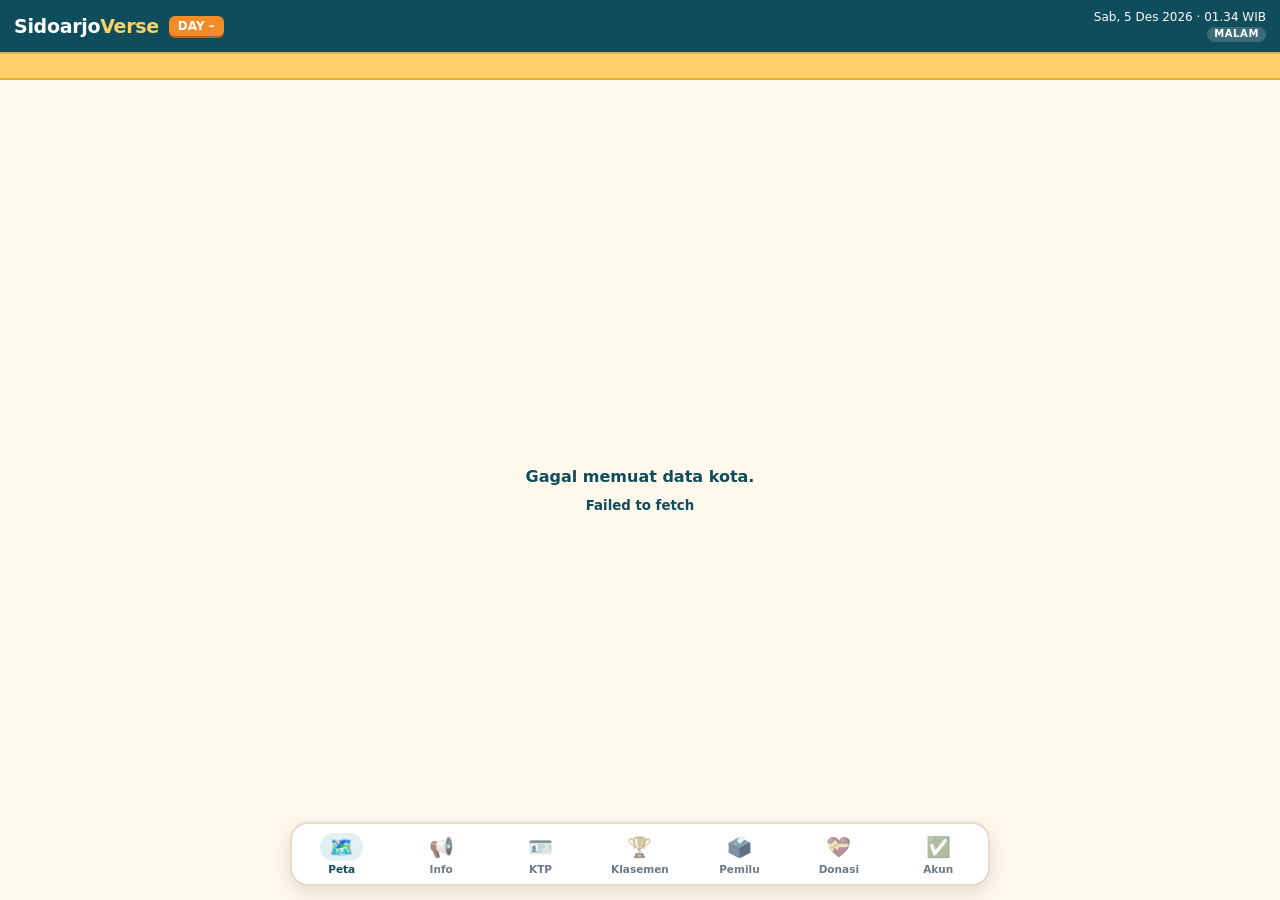
<file: index.html>
<!doctype html>
<html lang="id">
<head>
<meta charset="utf-8">
<meta name="viewport" content="width=device-width, initial-scale=1, viewport-fit=cover">
<title>SidoarjoVerse — Kota Delta yang dibangun dari komen kamu</title>
<meta name="description" content="Peta live SidoarjoVerse: kota 3D yang dibangun dari komentar netizen. Follow = jadi warga.">
<meta name="theme-color" content="#0f4c5c">
<meta property="og:title" content="SidoarjoVerse">
<meta property="og:description" content="Kota Delta yang dibangun dari komen kamu. Follow = jadi warga.">
<link rel="icon" href="icon.svg" type="image/svg+xml">
<link rel="manifest" href="site.webmanifest">
<link rel="stylesheet" href="css/style.css">
<script type="importmap">{ "imports": { "three": "./vendor/three.module.js" } }</script>
</head>
<body>
<header class="top">
  <div class="brand">
    <span class="logo">Sidoarjo<b>Verse</b></span>
    <span class="day" id="dayBadge">DAY –</span>
  </div>
  <div class="clock"><span id="clock">memuat…</span><span class="phase" id="phase">–</span></div>
</header>
<div class="ticker" aria-label="Berita kota"><div class="ticker-track" id="ticker"></div></div>

<main class="stage">
  <section id="view-peta" class="view active" aria-label="Peta kota">
    <canvas id="map" aria-label="Peta 3D SidoarjoVerse"></canvas>
    <div class="warga-card">
      <div class="lbl">WARGA</div>
      <div class="num" id="warga">0</div>
      <div class="upd" id="wargaUpd"></div>
    </div>
    <div class="zoom">
      <button type="button" id="zin" aria-label="Perbesar">+</button>
      <button type="button" id="zout" aria-label="Perkecil">−</button>
      <button type="button" id="cariCak" aria-label="Cari Cak Darjo" title="Cari Cak Darjo">★</button>
    </div>
    <button type="button" class="cta" id="ctaKtp">🪪 Bikin KTP &amp; jadi warga</button>
    <button type="button" class="cta main" id="btnMain" hidden>🎮 Jalan-jalan</button>
    <div id="mainUI" hidden>
      <div id="joy" class="joy" aria-label="Joystick"><div class="knob" id="knob"></div></div>
      <button type="button" id="mainStop" class="mainstop">✕ Selesai</button>
      <button type="button" id="dekat" class="dekat" hidden></button>
      <div class="mainhint" id="mainHint">Geser joystick untuk berjalan · geser layar untuk memutar kamera</div>
    </div>
    <div id="hint" class="hint">Geser untuk keliling · 2 jari untuk zoom &amp; putar · ketuk bangunan atau warga</div>
    <div id="card" class="card" hidden role="dialog">
      <button type="button" class="card-x" id="cardX" aria-label="Tutup">×</button>
      <div id="cardBody"></div>
    </div>
    <div id="loading" class="loading"><div class="spin"></div>Menyiapkan kota…</div>
  </section>

  <section id="view-info" class="view panel" aria-label="Info kota">
    <h2>Pusat Informasi Kota</h2>
    <p class="sub">Pengumuman resmi dari Cak Darjo.</p>
    <div id="infoList"></div>
    <h3 class="sec">Riwayat Pembangunan</h3>
    <p class="sub">Semua yang sudah dibangun warga, dari yang terbaru.</p>
    <div id="riwayat"></div>
  </section>

  <section id="view-ktp" class="view panel" aria-label="KTP warga"><div id="ktpView"></div></section>

  <section id="view-klasemen" class="view panel" aria-label="Klasemen kecamatan">
    <h2>Klasemen Kecamatan</h2>
    <p class="sub">18 kecamatan Sidoarjo berebut warga terbanyak. Kecamatanmu nomor berapa?</p>
    <div id="klasemen"></div>
    <h3 class="sec">Cari Warga</h3>
    <input type="search" id="cariNama" class="inp" placeholder="Ketik nama warga…" autocomplete="off">
    <div id="hasilCari"></div>
  </section>

  <section id="view-pemilu" class="view panel" aria-label="Pemilu">
    <h2>Pemilu SidoarjoVerse</h2>
    <p class="sub">Pilih pemimpin kotamu. 1 KTP = 1 suara. Pemilihan fiktif komunitas, bukan pemilu resmi.</p>
    <div id="pemiluList"></div>
    <h3 class="sec">Pejabat Kota</h3>
    <div id="pejabatList"></div>
  </section>

  <section id="view-donasi" class="view panel" aria-label="Donasi">
    <h2>Donasi Kota</h2>
    <p class="sub">Semua dana dilaporkan terbuka di media sosial resmi.</p>
    <div id="donasi"></div>
  </section>

  <section id="view-akun" class="view panel" aria-label="Akun resmi">
    <h2>Akun Resmi</h2>
    <p class="warn">SidoarjoVerse cuma satu. Akun resmi hanya yang tercantum di sini.</p>
    <div id="akun" class="akun"></div>
    <p class="mini" id="modeInfo"></p>
  </section>
</main>

<nav class="tabs" aria-label="Menu">
  <button type="button" class="tab active" data-view="peta"><span class="ic">🗺️</span><span class="lbl">Peta</span></button>
  <button type="button" class="tab" data-view="info"><span class="ic">📢</span><span class="lbl">Info</span></button>
  <button type="button" class="tab" data-view="ktp"><span class="ic">🪪</span><span class="lbl">KTP</span></button>
  <button type="button" class="tab" data-view="klasemen"><span class="ic">🏆</span><span class="lbl">Klasemen</span></button>
  <button type="button" class="tab" data-view="pemilu"><span class="ic">🗳️</span><span class="lbl">Pemilu</span></button>
  <button type="button" class="tab" data-view="donasi"><span class="ic">💝</span><span class="lbl">Donasi</span></button>
  <button type="button" class="tab" data-view="akun"><span class="ic">✅</span><span class="lbl">Akun</span></button>
</nav>

<script type="module" src="js/main.js"></script>
</body>
</html>
</file>
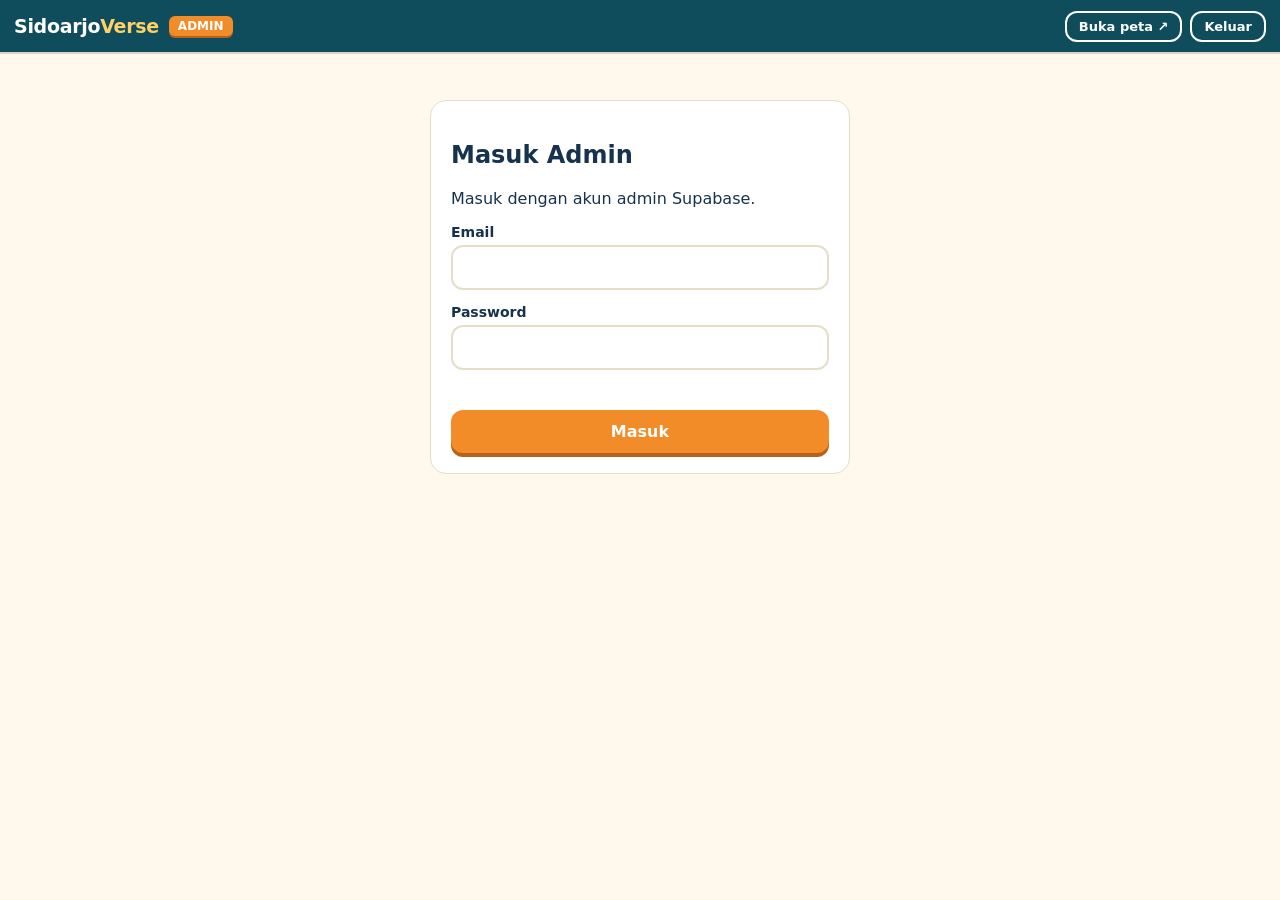
<file: admin.html>
<!doctype html>
<html lang="id">
<head>
<meta charset="utf-8">
<meta name="viewport" content="width=device-width, initial-scale=1">
<meta name="robots" content="noindex">
<title>Panel Admin — SidoarjoVerse</title>
<link rel="icon" href="icon.svg" type="image/svg+xml">
<link rel="stylesheet" href="css/style.css">
<link rel="stylesheet" href="css/admin.css">
</head>
<body class="admin">
<header class="top">
  <div class="brand"><span class="logo">Sidoarjo<b>Verse</b></span><span class="day">ADMIN</span></div>
  <div class="hd-act"><a href="index.html" target="_blank" class="btn ghost kecil">Buka peta ↗</a><button id="keluar" class="btn ghost kecil" hidden>Keluar</button></div>
</header>

<main class="adm">
  <section id="login" class="kotak">
    <h2>Masuk Admin</h2>
    <p class="sub" id="loginInfo"></p>
    <div class="fld" id="fldEmail"><label for="lEmail">Email</label><input id="lEmail" class="inp" type="email" autocomplete="username"></div>
    <div class="fld"><label for="lPass">Password</label><input id="lPass" class="inp" type="password" autocomplete="current-password"></div>
    <div class="err" id="lErr"></div>
    <button class="btn oren full" id="lMasuk">Masuk</button>
  </section>

  <section id="panel" hidden>
    <nav class="atabs">
      <button data-s="umum" class="on">Umum</button>
      <button data-s="bangunan">Bangunan</button>
      <button data-s="info">Info</button>
      <button data-s="pemilu">Pemilu</button>
      <button data-s="donasi">Donasi</button>
      <button data-s="maskot">Maskot</button>
      <button data-s="warga">Warga</button>
      <button data-s="data">Data</button>
    </nav>
    <div id="isi"></div>
  </section>
</main>

<div class="simpanbar" id="simpanbar" hidden>
  <span id="status">Ada perubahan yang belum disimpan.</span>
  <button class="btn oren" id="simpan">💾 Simpan &amp; Publikasikan</button>
</div>

<script type="module" src="js/admin.js"></script>
</body>
</html>
</file>
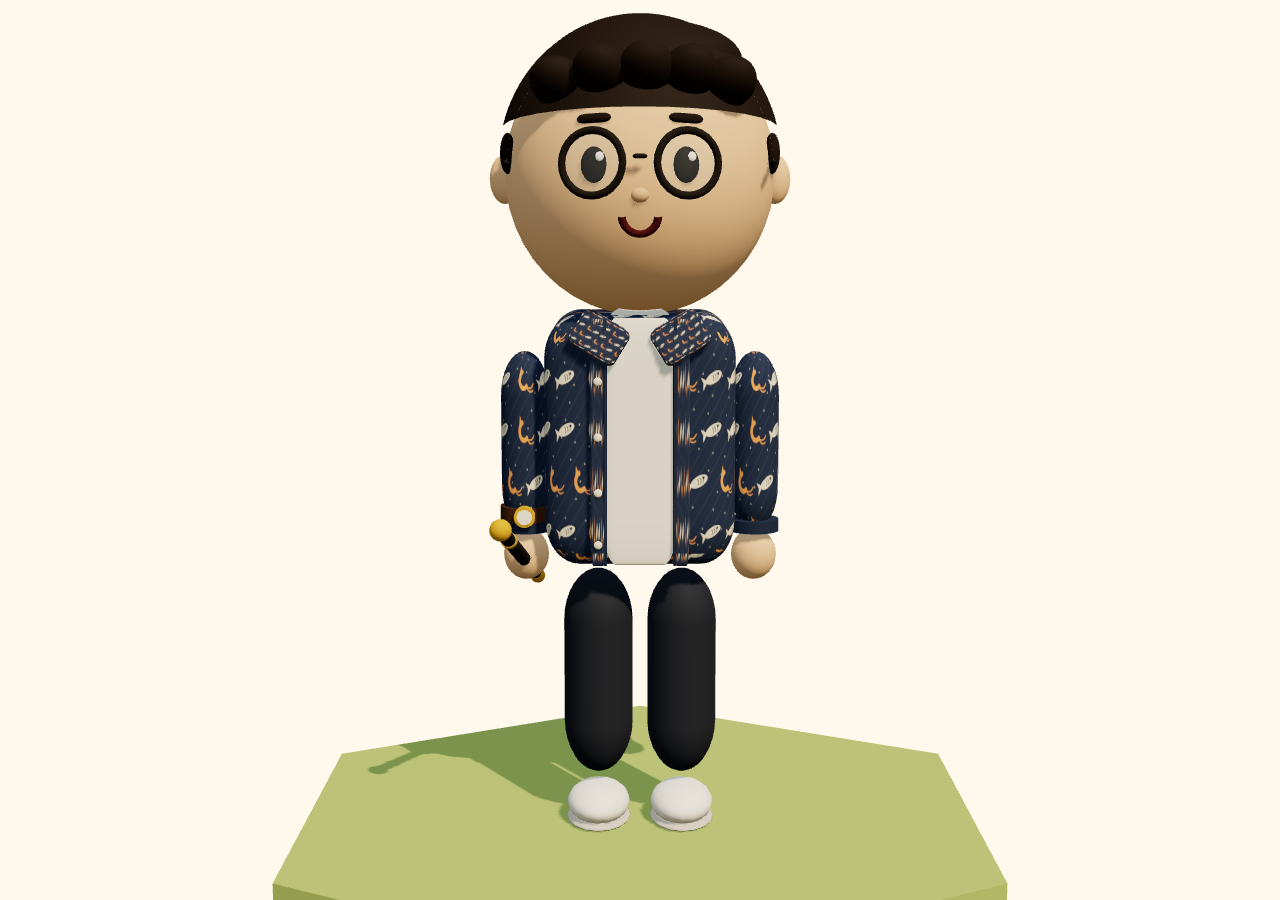
<file: studio.html>
<!doctype html>
<html lang="id">
<head>
<meta charset="utf-8">
<meta name="robots" content="noindex">
<meta name="viewport" content="width=device-width, initial-scale=1">
<title>Studio — SidoarjoVerse</title>
<style>html,body{margin:0;height:100%;background:#fff8ec}canvas{display:block;width:100%;height:100%}</style>
<script type="importmap">{ "imports": { "three": "./vendor/three.module.js" } }</script>
</head>
<body>
<canvas id="c"></canvas>
<script type="module" src="js/studio.js"></script>
</body>
</html>
</file>
<file: css/style.css>
:root {
  --teal: #0f4c5c; --teal2: #14697d; --oren: #f28c28; --kuning: #ffd166;
  --krem: #fff8ec; --ink: #16324f; --abu: #6b7a89; --garis: #e7dcc8;
  --tab-h: 64px; --top-h: 52px; --tick-h: 28px;
  --safe-b: env(safe-area-inset-bottom, 0px);
}
* { box-sizing: border-box; }
html, body { margin: 0; height: 100%; }
body {
  font-family: system-ui, -apple-system, "Segoe UI", Roboto, sans-serif; color: var(--ink); background: var(--krem);
  overflow: hidden; -webkit-tap-highlight-color: transparent;
}
button { font: inherit; cursor: pointer; }

/* header */
.top {
  position: fixed; inset: 0 0 auto 0; height: var(--top-h); z-index: 20;
  display: flex; align-items: center; justify-content: space-between; padding: 0 14px;
  background: var(--teal); color: #fff; box-shadow: 0 2px 0 rgba(0,0,0,.15);
}
.brand { display: flex; align-items: center; gap: 10px; }
.logo { font-weight: 900; font-size: 19px; letter-spacing: -.3px; }
.logo b { color: var(--kuning); }
.day { background: var(--oren); color: #fff; font-weight: 800; font-size: 12px; padding: 3px 9px; border-radius: 6px; box-shadow: 0 2px 0 #b8611a; }
.clock { display: flex; flex-direction: column; align-items: flex-end; font-size: 12px; line-height: 1.25; }
.phase { font-weight: 800; font-size: 10px; letter-spacing: .6px; background: rgba(255,255,255,.18); padding: 1px 7px; border-radius: 10px; margin-top: 2px; }

.ticker { position: fixed; top: var(--top-h); left: 0; right: 0; height: var(--tick-h); z-index: 19; background: var(--kuning); overflow: hidden; border-bottom: 2px solid #e0ae3a; }
.ticker-track { display: inline-flex; gap: 48px; white-space: nowrap; line-height: var(--tick-h); font-size: 13px; font-weight: 700; color: #4a3500; padding-left: 100%; animation: jalan 40s linear infinite; }
@keyframes jalan { to { transform: translateX(-100%); } }
@media (prefers-reduced-motion: reduce) { .ticker-track { animation-duration: 0s; padding-left: 12px; } }

/* stage */
.stage { position: fixed; top: calc(var(--top-h) + var(--tick-h)); bottom: calc(var(--tab-h) + var(--safe-b)); left: 0; right: 0; }
.view { position: absolute; inset: 0; display: none; }
.view.active { display: block; }
#map { width: 100%; height: 100%; display: block; touch-action: none; outline: none; }

.warga-card {
  position: absolute; top: 12px; left: 12px; background: var(--krem); border: 2px solid var(--teal); border-radius: 12px;
  padding: 8px 14px 6px; box-shadow: 0 4px 0 var(--teal); min-width: 150px;
}
.warga-card .lbl { font-size: 11px; font-weight: 800; letter-spacing: 1.5px; color: var(--teal2); }
.warga-card .num { font-size: 30px; font-weight: 900; line-height: 1.05; font-variant-numeric: tabular-nums; }
.warga-card .upd { font-size: 11px; color: var(--abu); }

.zoom { position: absolute; top: 12px; right: 12px; display: flex; flex-direction: column; gap: 8px; }
.zoom button {
  width: 44px; height: 44px; border-radius: 12px; border: 2px solid var(--teal); background: var(--krem);
  font-size: 24px; font-weight: 800; color: var(--teal); box-shadow: 0 3px 0 var(--teal);
}
.zoom button:active { transform: translateY(2px); box-shadow: 0 1px 0 var(--teal); }
#cariCak { font-size: 20px; color: var(--oren); }

.cta {
  position: absolute; left: 50%; bottom: 46px; transform: translateX(-50%); border: 0; border-radius: 999px;
  background: var(--oren); color: #fff; font-weight: 800; padding: 11px 20px; box-shadow: 0 4px 0 #b8611a; white-space: nowrap;
}
.cta[hidden] { display: none; }
.hint {
  position: absolute; left: 50%; bottom: 12px; transform: translateX(-50%); background: rgba(15,76,92,.85); color: #fff;
  font-size: 12px; padding: 6px 12px; border-radius: 999px; white-space: nowrap; transition: opacity .6s; pointer-events: none; max-width: 94vw; overflow: hidden; text-overflow: ellipsis;
}
.hint.hide { opacity: 0; }

.card {
  position: absolute; left: 12px; right: 12px; bottom: 12px; max-width: 420px; margin: 0 auto; background: var(--krem);
  border: 2px solid var(--teal); border-radius: 16px; padding: 16px 16px 14px; box-shadow: 0 5px 0 var(--teal); z-index: 5;
  max-height: 60%; overflow: auto; animation: naik .18s ease-out;
}
@keyframes naik { from { transform: translateY(16px); opacity: 0; } }
.card[hidden] { display: none; }
.card-x { position: absolute; top: 6px; right: 8px; border: 0; background: none; font-size: 26px; color: var(--abu); line-height: 1; }
.card h3 { margin: 0 28px 4px 0; font-size: 18px; }
.card .meta { font-size: 13px; color: var(--abu); margin: 6px 0; }
.chip { display: inline-block; font-size: 11px; font-weight: 800; padding: 2px 8px; border-radius: 999px; letter-spacing: .3px; }
.chip.selesai { background: #d8f3dc; color: #1b5e20; }
.chip.dibangun { background: #ffe8b3; color: #7a4f00; }
.chip.lahan { background: #efe3cf; color: #5c4033; }
.bar { height: 10px; background: #eadfcb; border-radius: 99px; overflow: hidden; margin: 8px 0 4px; }
.bar > i { display: block; height: 100%; background: linear-gradient(90deg, var(--oren), var(--kuning)); border-radius: 99px; }
.bubble { background: #fff; border: 2px solid var(--teal); border-radius: 14px; padding: 10px 12px; font-size: 15px; margin-top: 8px; position: relative; }

.loading { position: absolute; inset: 0; display: flex; flex-direction: column; gap: 12px; align-items: center; justify-content: center; background: var(--krem); font-weight: 700; color: var(--teal); z-index: 8; }
.loading.done { display: none; }
.spin { width: 36px; height: 36px; border: 4px solid var(--garis); border-top-color: var(--oren); border-radius: 50%; animation: putar 0.8s linear infinite; }
@keyframes putar { to { transform: rotate(360deg); } }

/* panel */
.panel { overflow: auto; padding: 18px 16px 30px; max-width: 640px; margin: 0 auto; -webkit-overflow-scrolling: touch; }
.panel h2 { margin: 4px 0 2px; font-size: 22px; }
.panel .sub { margin: 0 0 14px; color: var(--abu); font-size: 14px; }
.panel h3.sec { margin: 26px 0 2px; font-size: 17px; }
.item { background: #fff; border: 1.5px solid var(--garis); border-radius: 14px; padding: 13px 14px; margin-bottom: 10px; }
.item.pin { border-color: var(--oren); box-shadow: 0 3px 0 #f6c08a; }
.item .lab { font-size: 11px; font-weight: 800; color: var(--teal2); letter-spacing: .5px; text-transform: uppercase; }
.item h4 { margin: 3px 0 6px; font-size: 16px; }
.item p { margin: 0; white-space: pre-line; font-size: 14px; line-height: 1.5; }
.item .tgl { font-size: 12px; color: var(--abu); margin-top: 8px; }
.riw { display: flex; align-items: center; gap: 12px; padding: 10px 0; border-bottom: 1px dashed var(--garis); }
.riw .d { flex: 0 0 auto; background: var(--teal); color: #fff; font-weight: 800; font-size: 11px; border-radius: 6px; padding: 3px 7px; min-width: 54px; text-align: center; }
.riw .n { flex: 1; font-weight: 700; font-size: 14px; }
.riw .n small { display: block; font-weight: 400; color: var(--abu); font-size: 12px; }
.riw button { border: 1.5px solid var(--teal); background: none; color: var(--teal); border-radius: 8px; font-size: 12px; font-weight: 700; padding: 4px 8px; }

.btn { display: inline-flex; align-items: center; justify-content: center; gap: 6px; border: 0; border-radius: 12px; background: var(--teal); color: #fff; font-weight: 800; padding: 12px 18px; box-shadow: 0 4px 0 #082d36; text-decoration: none; }
.btn.oren { background: var(--oren); box-shadow: 0 4px 0 #b8611a; }
.btn.ghost { background: none; color: var(--teal); box-shadow: none; border: 2px solid var(--teal); }
.btn.full { width: 100%; }
.btn:active { transform: translateY(2px); box-shadow: 0 2px 0 #082d36; }
.btn[disabled] { opacity: .6; }
.lnk { background: none; border: 0; color: var(--teal2); text-decoration: underline; font-weight: 700; padding: 8px 0; }

.inp, select.inp, textarea.inp { width: 100%; font: inherit; font-size: 16px; padding: 11px 12px; border: 2px solid var(--garis); border-radius: 12px; background: #fff; color: var(--ink); }
.inp:focus { outline: none; border-color: var(--teal2); }
.fld { margin-bottom: 14px; }
.fld label { display: block; font-weight: 800; font-size: 14px; margin-bottom: 5px; }
.fld small { display: block; color: var(--abu); font-size: 12px; margin-top: 4px; }
.seg { display: flex; gap: 6px; flex-wrap: wrap; }
.seg label { flex: 1; min-width: 90px; text-align: center; border: 2px solid var(--garis); border-radius: 10px; padding: 9px 6px; font-weight: 700; font-size: 14px; background: #fff; cursor: pointer; margin: 0; }
.seg input { display: none; }
.seg input:checked + span { color: var(--teal); }
.seg label:has(input:checked) { border-color: var(--teal); background: #e6f3f5; }
.err { color: #c62828; font-size: 13px; font-weight: 700; min-height: 18px; margin: 4px 0 8px; }

.ktp-wrap { text-align: center; }
.ktp-wrap canvas { width: 100%; max-width: 480px; height: auto; border-radius: 14px; box-shadow: 0 6px 18px rgba(0,0,0,.18); }
.ktp-acts { display: flex; gap: 10px; justify-content: center; flex-wrap: wrap; margin: 14px 0; }

.klas { display: flex; align-items: center; gap: 10px; background: #fff; border: 1.5px solid var(--garis); border-radius: 12px; padding: 9px 12px; margin-bottom: 7px; }
.klas.top1 { border-color: #e6b422; background: #fff8dc; }
.klas .no { width: 26px; font-weight: 900; color: var(--teal2); text-align: center; }
.klas .nm { flex: 1; min-width: 0; }
.klas .nm b { display: block; font-size: 15px; }
.klas .nm small { color: var(--abu); font-size: 12px; }
.klas .bar { margin: 5px 0 0; height: 6px; }
.klas.saya { outline: 2px solid var(--oren); }
.hasil { display: flex; align-items: center; gap: 10px; padding: 9px 2px; border-bottom: 1px dashed var(--garis); }
.hasil canvas { width: 38px; height: 38px; border-radius: 8px; }
.hasil small { color: var(--abu); display: block; }

.don .angka { display: flex; justify-content: space-between; font-size: 13px; margin-bottom: 10px; }
.don .angka b { font-size: 16px; color: var(--teal); }
.akun a { display: flex; align-items: center; gap: 12px; background: #fff; border: 1.5px solid var(--garis); border-radius: 12px; padding: 12px 14px; margin-bottom: 8px; color: var(--ink); text-decoration: none; font-weight: 700; }
.akun a span { font-size: 22px; }
.warn { background: #fff3e0; border: 1.5px solid #ffcc80; border-radius: 12px; padding: 10px 12px; font-size: 14px; }
.mini { font-size: 12px; color: var(--abu); margin-top: 20px; }

/* tab bar */
.tabs {
  position: fixed; left: 0; right: 0; bottom: 0; height: calc(var(--tab-h) + var(--safe-b)); padding-bottom: var(--safe-b); z-index: 20;
  display: flex; background: #fff; border-top: 2px solid var(--garis);
}
.tab { flex: 1; border: 0; background: none; display: flex; flex-direction: column; align-items: center; justify-content: center; gap: 2px; color: var(--abu); font-size: 11px; font-weight: 700; position: relative; }
.tab .ic { font-size: 20px; filter: grayscale(.7); opacity: .75; padding: 2px 12px; border-radius: 999px; }
.tab.active { color: var(--teal); }
.tab.active .ic { filter: none; opacity: 1; background: #e1f0f2; }
.tab.dot::after { content: ""; position: absolute; top: 9px; right: calc(50% - 18px); width: 8px; height: 8px; background: #e63946; border-radius: 50%; }

@media (min-width: 900px) {
  .tabs { left: 50%; transform: translateX(-50%); width: 620px; bottom: 14px; border: 2px solid var(--garis); border-radius: 18px; box-shadow: 0 6px 20px rgba(0,0,0,.12); height: var(--tab-h); padding: 0; }
  .stage { bottom: 0; }
  .cta { bottom: 120px; } .hint { bottom: 92px; }
  .card { bottom: 92px; }
  .panel { padding-bottom: 110px; }
}

/* pemilu */
.tab { font-size: 10.5px; min-width: 0; }
.tab .ic { padding: 2px 9px; }
.chip.jab { background: #fff3c4; color: #6b4e00; margin: 2px 0; }
.pinbox { background: #fffaf0; border-color: #f6c08a; text-align: left; }
.pinbox .pin { font-family: ui-monospace, monospace; font-size: 18px; letter-spacing: 2px; color: var(--teal); }
.item.pemilu.voting { border-color: var(--teal2); box-shadow: 0 3px 0 #b7dbe1; }
.kand { display: flex; align-items: center; gap: 10px; padding: 10px 0; border-top: 1px dashed var(--garis); }
.kand canvas { width: 48px; height: 48px; border-radius: 10px; flex: 0 0 auto; }
.kand .kd { flex: 1; min-width: 0; }
.kand .kd b { display: block; font-size: 15px; }
.kand .kd small { color: var(--abu); font-size: 12px; }
.kand .visi { font-size: 13px; font-style: italic; margin: 3px 0 0; white-space: normal; }
.kand .bar { margin: 6px 0 2px; height: 8px; }
.kand.menang { background: #fff8dc; border-radius: 10px; padding: 10px 8px; }
.kand.pilihanku { background: #e6f3f5; border-radius: 10px; padding: 10px 8px; }
.btn.kecilv { padding: 8px 14px; font-size: 14px; }
@media (max-width: 380px) { .tab .lbl { font-size: 9.5px; } .tab .ic { font-size: 18px; padding: 2px 6px; } }
@media (min-width: 900px) { .tabs { width: 700px; } }

/* mode jalan-jalan */
.cta.main { background: var(--teal); box-shadow: 0 4px 0 #082d36; }
#mainUI[hidden] { display: none; }
.joy { position: absolute; left: 22px; bottom: 26px; width: 128px; height: 128px; border-radius: 50%;
  background: rgba(255,255,255,.28); border: 3px solid rgba(255,255,255,.8); box-shadow: 0 4px 14px rgba(0,0,0,.25); touch-action: none; z-index: 6; }
.joy .knob { position: absolute; left: 50%; top: 50%; width: 58px; height: 58px; margin: -29px 0 0 -29px; border-radius: 50%;
  background: var(--oren); border: 3px solid #fff; box-shadow: 0 3px 0 #b8611a; pointer-events: none; }
.mainstop { position: absolute; top: 12px; left: 50%; transform: translateX(-50%); border: 0; border-radius: 999px; background: #c62828; color: #fff;
  font-weight: 800; padding: 9px 16px; box-shadow: 0 3px 0 #8e1c1c; z-index: 6; }
.dekat { position: absolute; right: 16px; bottom: 40px; max-width: calc(100% - 190px); border: 2px solid var(--teal); background: var(--krem); color: var(--ink);
  border-radius: 14px; padding: 10px 12px; font-weight: 800; box-shadow: 0 4px 0 var(--teal); z-index: 6; text-align: left; }
.dekat small { display: block; font-weight: 600; color: var(--teal2); font-size: 12px; }
.dekat[hidden] { display: none; }
.mainhint { position: absolute; left: 50%; top: 60px; transform: translateX(-50%); background: rgba(15,76,92,.88); color: #fff; font-size: 12px;
  padding: 6px 12px; border-radius: 999px; white-space: nowrap; pointer-events: none; transition: opacity .6s; max-width: 94vw; overflow: hidden; text-overflow: ellipsis; }
.mainhint.hide { opacity: 0; }
body.bermain .hint, body.bermain .cta, body.bermain .zoom #cariCak, body.bermain .warga-card { display: none; }
body.bermain .card { bottom: 180px; }
@media (hover: hover) and (pointer: fine) { .joy { opacity: .85; } }
</file>
<file: css/admin.css>
body.admin { overflow: auto; }
.hd-act { display: flex; gap: 8px; }
.btn.kecil { padding: 6px 12px; font-size: 13px; border-color: #fff; color: #fff; }
.adm { max-width: 920px; margin: 0 auto; padding: calc(var(--top-h) + 18px) 14px 110px; }
.kotak { background: #fff; border: 1.5px solid var(--garis); border-radius: 16px; padding: 20px; max-width: 420px; margin: 30px auto; }
.atabs { display: flex; gap: 6px; flex-wrap: wrap; margin-bottom: 16px; position: sticky; top: var(--top-h); background: var(--krem); padding: 10px 0; z-index: 5; }
.atabs button { border: 2px solid var(--garis); background: #fff; border-radius: 10px; padding: 8px 14px; font-weight: 800; color: var(--abu); }
.atabs button.on { border-color: var(--teal); color: var(--teal); background: #e6f3f5; }
.grid2 { display: grid; grid-template-columns: repeat(auto-fit, minmax(200px, 1fr)); gap: 0 14px; }
.row { background: #fff; border: 1.5px solid var(--garis); border-radius: 14px; padding: 14px; margin-bottom: 12px; }
.row .hd { display: flex; justify-content: space-between; align-items: center; gap: 8px; margin-bottom: 8px; }
.row .hd b { font-size: 15px; }
.row .grid { display: grid; grid-template-columns: repeat(auto-fit, minmax(120px, 1fr)); gap: 8px 10px; }
.row .grid .fld { margin: 0; }
.row .grid .lebar { grid-column: 1 / -1; }
.fld label.k { font-size: 12px; color: var(--abu); margin-bottom: 3px; }
.row .inp, .row select.inp { padding: 8px 10px; font-size: 14px; border-radius: 9px; }
.hapus { border: 0; background: #fdecea; color: #c62828; font-weight: 800; border-radius: 8px; padding: 6px 10px; font-size: 12px; }
.tambah { margin: 4px 0 18px; }
.simpanbar { position: fixed; left: 0; right: 0; bottom: 0; display: flex; justify-content: center; align-items: center; gap: 14px; padding: 12px; background: var(--teal); color: #fff; font-weight: 700; z-index: 30; flex-wrap: wrap; }
.simpanbar[hidden] { display: none; }
.wrow { display: flex; align-items: center; gap: 10px; padding: 8px 0; border-bottom: 1px dashed var(--garis); }
.wrow span { flex: 1; }
.wrow small { color: var(--abu); display: block; }
.tip { background: #e6f3f5; border-radius: 12px; padding: 10px 12px; font-size: 13px; margin-bottom: 14px; }
textarea.inp { min-height: 90px; resize: vertical; }

.row.stat { display: flex; gap: 12px; flex-wrap: wrap; }
.row.stat > div { flex: 1; min-width: 140px; }
.row.stat small { display: block; color: var(--abu); font-size: 12px; }
.row.stat b { font-size: 26px; color: var(--teal); }
.kandrow { border-top: 1px dashed var(--garis); padding: 10px 0; }
.btn.kecil2 { padding: 7px 12px; font-size: 13px; box-shadow: none; }
.btn.ghost.kecil2 { color: var(--teal); border: 2px solid var(--teal); }
.chip.selesai { background: #d8f3dc; color: #1b5e20; } .chip.lahan { background: #efe3cf; color: #5c4033; }
</file>
